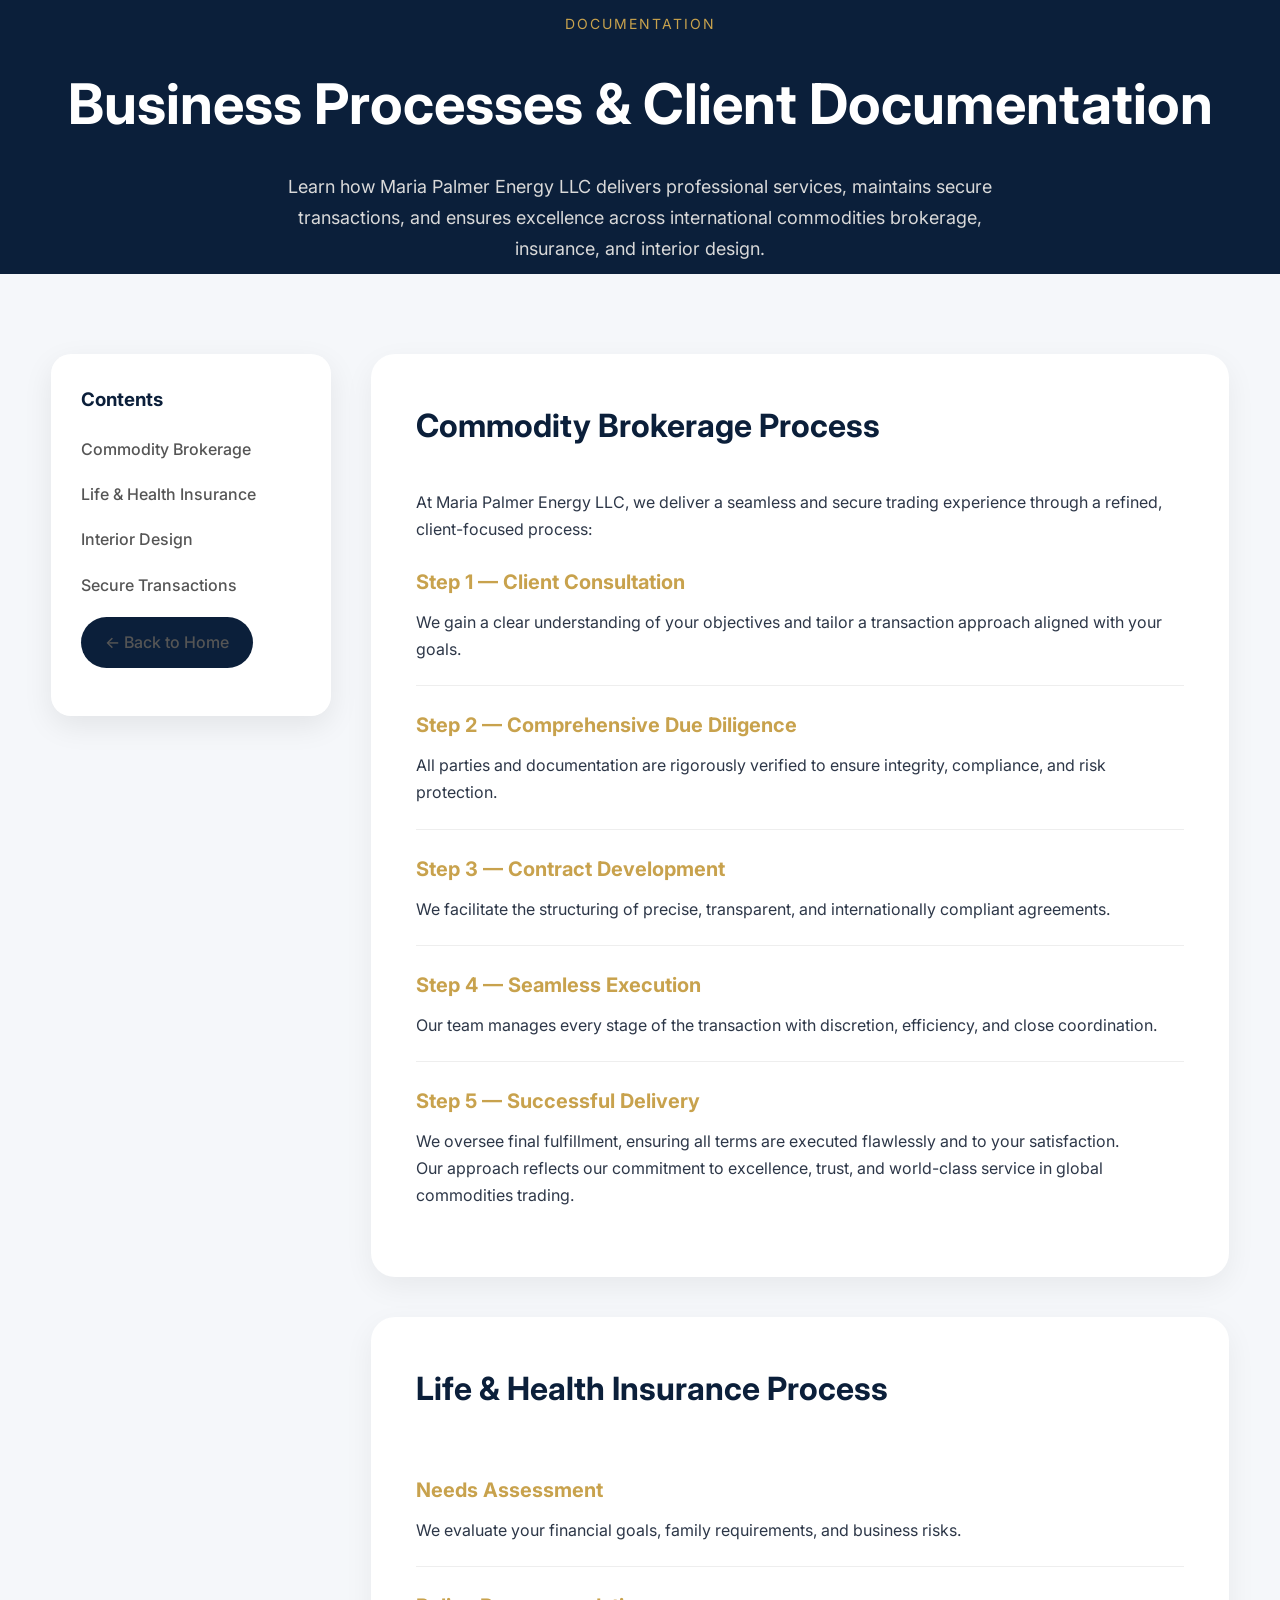
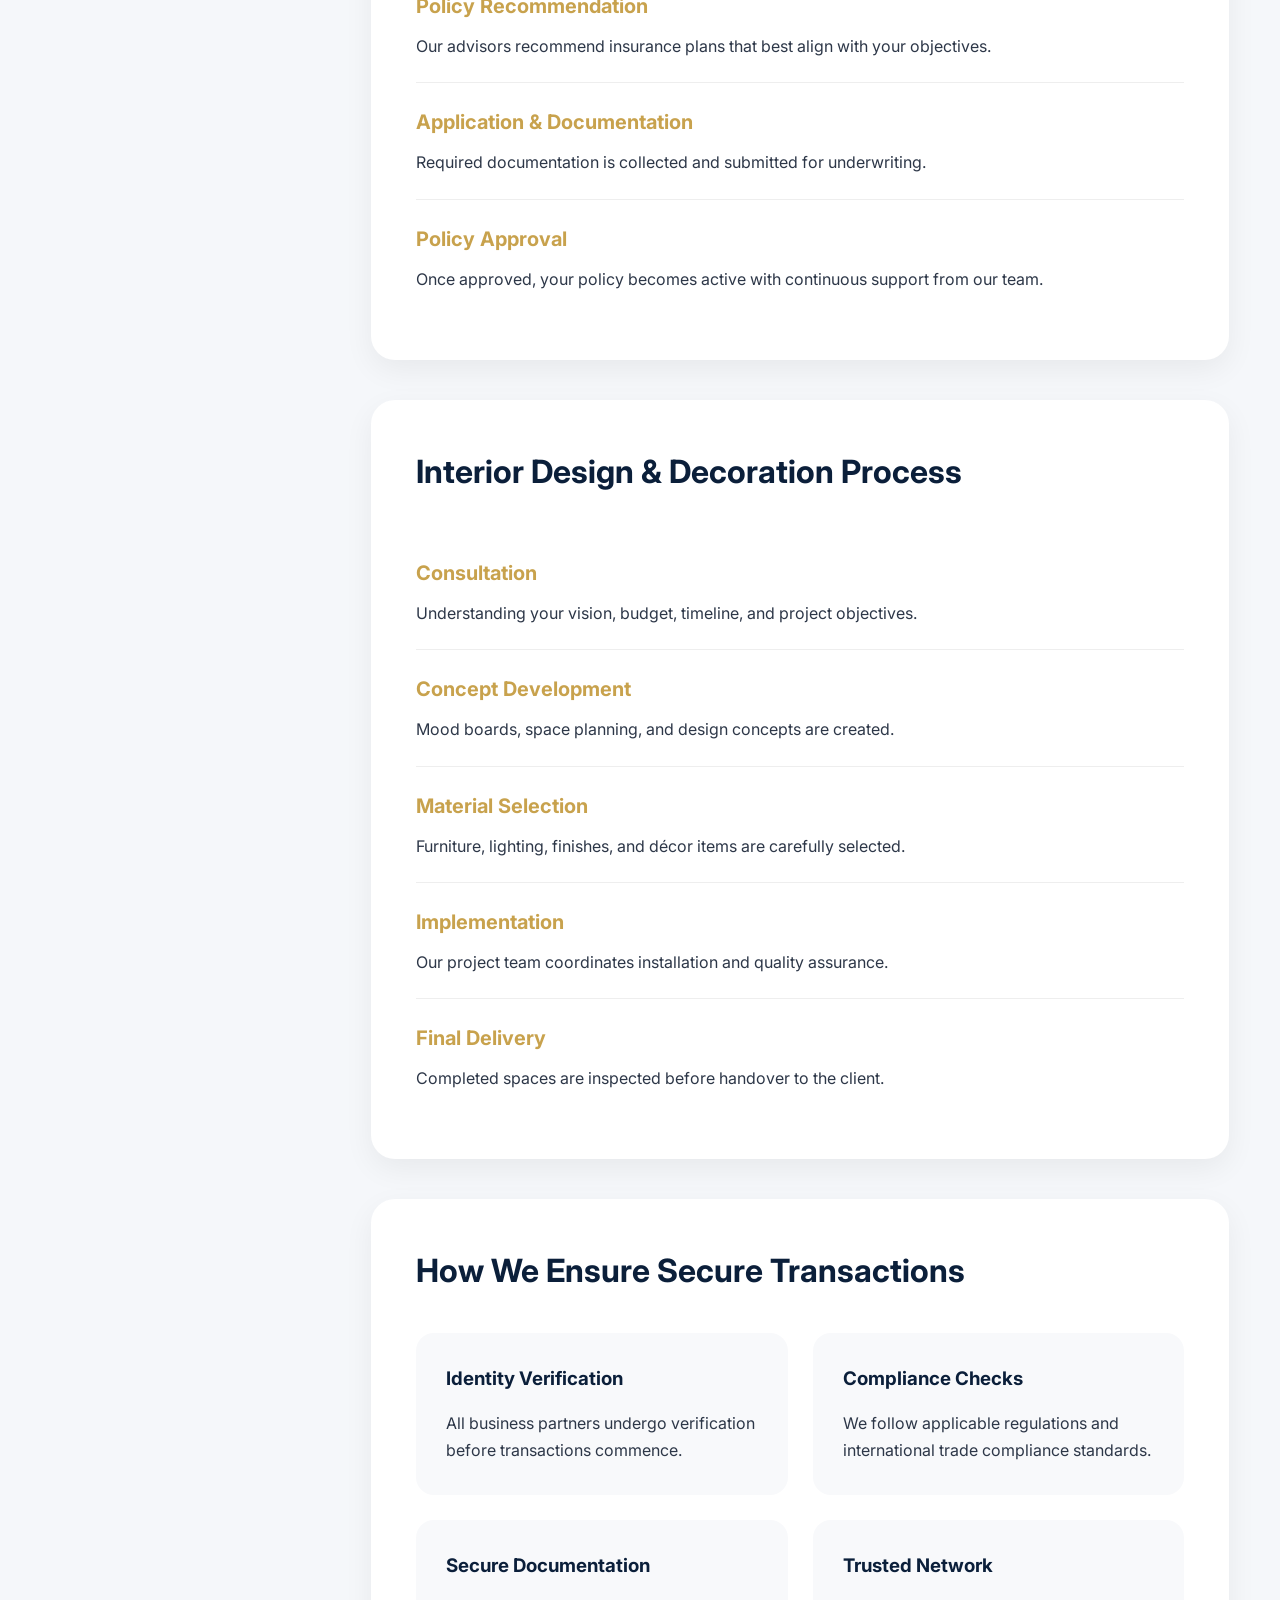
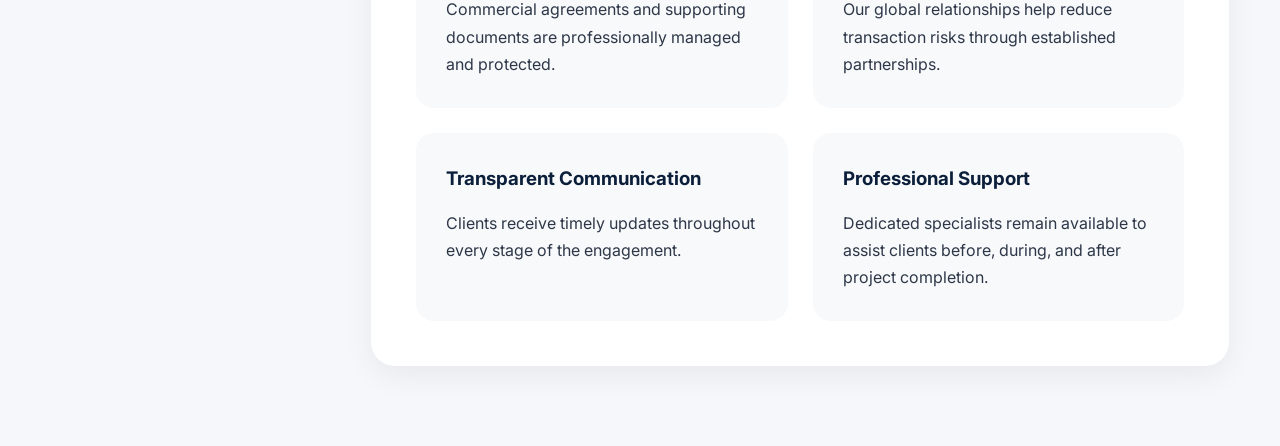
<file: docs.html>
<!DOCTYPE html>
<html lang="en">
<head>
<meta charset="UTF-8">
<meta name="viewport" content="width=device-width, initial-scale=1.0">
<title>Documentation | Maria Palmer Energy LLC</title>

<link rel="stylesheet" href="style/docs.css">

<link href="https://fonts.googleapis.com/css2?family=Inter:wght@300;400;500;600;700;800&display=swap" rel="stylesheet">

</head>
<body>

<header class="hero">

    <div class="container">

        <span>Documentation</span>

        <h1>Business Processes & Client Documentation</h1>

        <p>
            Learn how Maria Palmer Energy LLC delivers professional services,
            maintains secure transactions, and ensures excellence across
            international commodities brokerage, insurance, and interior design.
        </p>

    </div>

</header>


<div class="docs-layout">

    <aside class="sidebar">

        <h3>Contents</h3>

        <ul>

            <li><a href="#brokerage">Commodity Brokerage</a></li>

            <li><a href="#insurance">Life & Health Insurance</a></li>

            <li><a href="#interior">Interior Design</a></li>

            <li><a href="#security">Secure Transactions</a></li>
            <li><a href="index.html" class="back-home">
    ← Back to Home
</a></li>
        </ul>

    </aside>

    <main class="content">

<!-- ============================ -->

<section id="brokerage" class="doc-card">

<h2>Commodity Brokerage Process</h2>
<p>At Maria Palmer Energy LLC, we deliver a seamless and secure trading experience through a refined, client-focused process:</p>
<div class="step">
<h4>Step 1 — Client Consultation</h4>
<p>
We gain a clear understanding of your objectives and tailor a transaction approach aligned with your goals.
</p>

</div>

<div class="step">

<h4>Step 2 — Comprehensive Due Diligence</h4>

<p>
All parties and documentation are rigorously verified to ensure integrity, compliance, and risk protection.
</p>

</div>

<div class="step">

<h4>Step 3 — Contract Development</h4>

<p>
We facilitate the structuring of precise, transparent, and internationally compliant agreements.
</p>

</div>

<div class="step">

<h4>Step 4 — Seamless Execution</h4>

<p>
Our team manages every stage of the transaction with discretion, efficiency, and close coordination.
</p>

</div>

<div class="step">

<h4>Step 5 — Successful Delivery</h4>

<p>
We oversee final fulfillment, ensuring all terms are executed flawlessly and to your satisfaction. <br>Our approach reflects our commitment to excellence, trust, and world-class service in global commodities trading.
</p>

</div>

</section>

<!-- ============================ -->

<section id="insurance" class="doc-card">

<h2>Life & Health Insurance Process</h2>

<div class="step">

<h4>Needs Assessment</h4>

<p>
We evaluate your financial goals,
family requirements,
and business risks.
</p>

</div>

<div class="step">

<h4>Policy Recommendation</h4>

<p>
Our advisors recommend insurance plans
that best align with your objectives.
</p>

</div>

<div class="step">

<h4>Application & Documentation</h4>

<p>
Required documentation is collected and submitted
for underwriting.
</p>

</div>

<div class="step">

<h4>Policy Approval</h4>

<p>
Once approved, your policy becomes active
with continuous support from our team.
</p>

</div>

</section>

<!-- ============================ -->

<section id="interior" class="doc-card">

<h2>Interior Design & Decoration Process</h2>

<div class="step">

<h4>Consultation</h4>

<p>
Understanding your vision,
budget,
timeline,
and project objectives.
</p>

</div>

<div class="step">

<h4>Concept Development</h4>

<p>
Mood boards,
space planning,
and design concepts are created.
</p>

</div>

<div class="step">

<h4>Material Selection</h4>

<p>
Furniture,
lighting,
finishes,
and décor items are carefully selected.
</p>

</div>

<div class="step">

<h4>Implementation</h4>

<p>
Our project team coordinates installation
and quality assurance.
</p>

</div>

<div class="step">

<h4>Final Delivery</h4>

<p>
Completed spaces are inspected before
handover to the client.
</p>

</div>

</section>

<!-- ============================ -->

<section id="security" class="doc-card">

<h2>How We Ensure Secure Transactions</h2>

<div class="security-grid">

<div class="security-box">

<h3>Identity Verification</h3>

<p>
All business partners undergo verification
before transactions commence.
</p>

</div>

<div class="security-box">

<h3>Compliance Checks</h3>

<p>
We follow applicable regulations
and international trade compliance standards.
</p>

</div>

<div class="security-box">

<h3>Secure Documentation</h3>

<p>
Commercial agreements and supporting documents
are professionally managed and protected.
</p>

</div>

<div class="security-box">

<h3>Trusted Network</h3>

<p>
Our global relationships help reduce
transaction risks through established partnerships.
</p>

</div>

<div class="security-box">

<h3>Transparent Communication</h3>

<p>
Clients receive timely updates throughout
every stage of the engagement.
</p>

</div>

<div class="security-box">

<h3>Professional Support</h3>

<p>
Dedicated specialists remain available
to assist clients before,
during,
and after project completion.
</p>

</div>

</div>

</section>

</main>

</div>

</div>
    
</body>
</html>
</file>
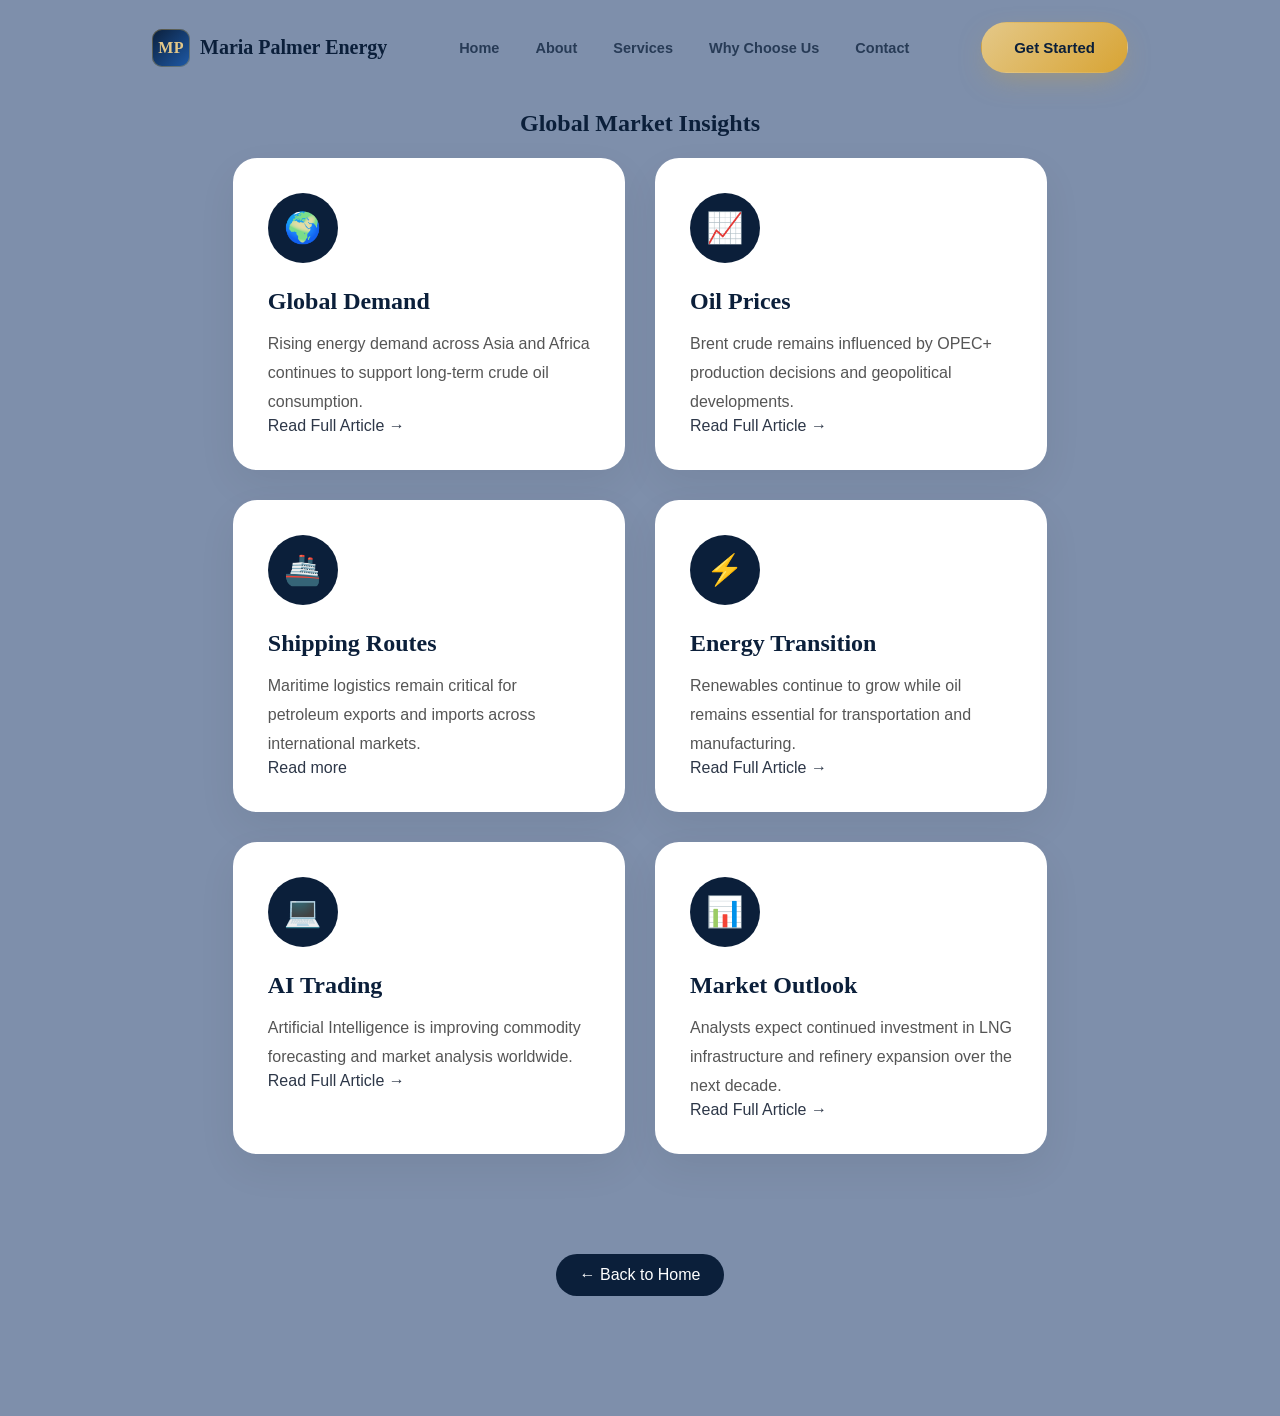
<file: insight.html>
<!DOCTYPE html>
<html lang="en">
<head>
    <meta charset="UTF-8">
    <meta name="viewport" content="width=device-width, initial-scale=1.0">
    <title>Maria Palmer Energy LLC | Insights</title>
    <link rel="stylesheet" href="style/insight.css">
    <link rel="stylesheet" href="style/nav.css">
    <link rel="stylesheet" href="style/media.css">
    <link rel="stylesheet" href="style/style.css">
</head>
<body>

    <!-- NAV -->
<header id="navbar">
  <div class="container nav-inner">
    <a href="#hero" class="logo"><span class="mark">MP</span> Maria Palmer Energy</a>
    <nav class="nav-links">
      <a href="/index.html">Home</a>
      <a href="/index.html">About</a>
      <a href="/index.html">Services</a>
      <a href="/index.html">Why Choose Us</a>
      <a href="/index.html">Contact</a>
    </nav>
    <div class="nav-cta">
      <a href="#cta" class="btn btn-primary">Get Started</a>
      <div class="hamburger" id="hamburger" aria-label="Open menu" role="button" tabindex="0">
        <span></span><span></span><span></span>
      </div>
    </div>
  </div>
</header>

<div id="mobile-menu">
  <a href="#hero">Home</a>
  <a href="#about">About</a>
  <a href="#services">Services</a>
  <a href="#why">Why Choose Us</a>
  <a href="#cta">Contact</a>
  <a href="#cta" class="btn btn-primary">Get Started</a>
</div>
<div class="insights-modal" id="insightsModal">

    <div class="insights-container">
        <!-- Header -->

        <div class="insights-header">

            <div>
                <h2>Global Market Insights</h2>
            </div>
        </div>

        <!-- Content -->

        <div class="insight-grid" id="insightGrid">

            <div class="insight-card">

                <div class="icon">🌍</div>

                <h3>Global Demand</h3>

                <p>
                    Rising energy demand across Asia and Africa continues
                    to support long-term crude oil consumption.
                </p>
                <a href="https://www.bloomberg.com/energy?utm_source=chatgpt.com" target="_blank" rel="noopener noreferrer">Read Full Article → </a>

            </div>

            <div class="insight-card">

                <div class="icon">📈</div>

                <h3>Oil Prices</h3>

                <p>

                    Brent crude remains influenced by
                    OPEC+ production decisions and
                    geopolitical developments.

                </p>
                <a href="https://oilprice.com?utm_source=chatgpt.com" target="_blank" rel="noopener noreferrer">Read Full Article →</a>

            </div>

            <div class="insight-card">

                <div class="icon">🚢</div>

                <h3>Shipping Routes</h3>

                <p>

                    Maritime logistics remain critical
                    for petroleum exports and imports
                    across international markets.

                </p>
                <a href="http://" target="_blank" rel="noopener noreferrer">Read more </a>
            </div>

            <div class="insight-card">

                <div class="icon">⚡</div>

                <h3>Energy Transition</h3>

                <p>

                    Renewables continue to grow while
                    oil remains essential for
                    transportation and manufacturing.

                </p>
                <a href="https://www.opec.org?utm_source=chatgpt.com" target="_blank" rel="noopener noreferrer">Read Full Article →</a>
            </div>

            <div class="insight-card">

                <div class="icon">💻</div>

                <h3>AI Trading</h3>

                <p>

                    Artificial Intelligence is improving
                    commodity forecasting and market
                    analysis worldwide.

                </p>
                <a href="https://www.transorg.ai/blog/leveraging-generative-ai-to-predict-commodity-prices-opportunities-and-challenges/" target="_blank" rel="noopener noreferrer">Read Full Article → </a>

            </div>

            <div class="insight-card">

                <div class="icon">📊</div>

                <h3>Market Outlook</h3>

                <p>

                    Analysts expect continued investment
                    in LNG infrastructure and refinery
                    expansion over the next decade.

                </p>
                    <a href="https://tradingeconomics.com/commodities?utm_source=chatgpt.com" target="_blank" rel="noopener noreferrer">Read Full Article → </a>
            </div>

        </div>

    </div>
    <a href="index.html" class="back-home">
    ← Back to Home
</a>
</div>

<script src="script/script.js"></script>
    
</body>
</html>
</file>
<file: style/docs.css>
*{margin:0;padding:0;box-sizing:border-box;font-family:'Inter',sans-serif;}

body{
background:#F5F7FA;
color:#2D3748;
line-height:1.7;
}

.container{
width:min(1200px,90%);
margin:auto;
}

.hero{
background:#0B1F3A;
color:#fff;
padding:10px 0;
text-align:center;
}

.hero span{
color:#C8A24D;
text-transform:uppercase;
letter-spacing:2px;
font-weight:400;
font-size:14px;
}

.hero h1{
font-size:56px;
margin:20px 0;
}

.hero p{
max-width:760px;
margin:auto;
color:#d9d9d9;
font-size:18px;
}

.docs-layout{
width:min(1400px,92%);
margin:80px auto;
display:grid;
grid-template-columns:280px 1fr;
gap:40px;
}

.sidebar{
background:#fff;
padding:30px;
border-radius:20px;
position:sticky;
top:30px;
height:max-content;
box-shadow:0 10px 30px rgba(0,0,0,.08);
}

.sidebar h3{
margin-bottom:20px;
color:#0B1F3A;
}

.sidebar ul{
list-style:none;
}

.sidebar li{
margin:18px 0;
}

.sidebar a{
text-decoration:none;
color:#555;
font-weight:500;
transition:.3s;
}

.sidebar a:hover{
color:#C8A24D;
padding-left:8px;
}

.content{
display:flex;
flex-direction:column;
gap:40px;
}

.doc-card{
background:#fff;
padding:45px;
border-radius:24px;
box-shadow:0 10px 30px rgba(0,0,0,.06);
}

.doc-card h2{
color:#0B1F3A;
margin-bottom:35px;
font-size:32px;
}

.step{
padding:22px 0;
border-bottom:1px solid #eee;
}

.step:last-child{
border-bottom:none;
}

.step h4{
color:#C8A24D;
margin-bottom:10px;
font-size:20px;
}

.security-grid{
display:grid;
grid-template-columns:repeat(auto-fit,minmax(280px,1fr));
gap:25px;
}

.security-box{
background:#F8F9FB;
padding:30px;
border-radius:18px;
transition:.3s;
}

.security-box:hover{
transform:translateY(-6px);
box-shadow:0 15px 35px rgba(0,0,0,.08);
}

.security-box h3{
color:#0B1F3A;
margin-bottom:15px;
}

@media(max-width:992px){

.docs-layout{
grid-template-columns:1fr;
}

.sidebar{
position:relative;
top:0;
}

.hero h1{
font-size:40px;
}

}

@media(max-width:768px){

.hero{
padding:70px 20px;
}

.hero h1{
font-size:32px;
}

.hero p{
font-size:16px;
}

.doc-card{
padding:30px 22px;
}

.doc-card h2{
font-size:26px;
}

}


.back-home{
    display:inline-flex;
    align-items:center;
    gap:8px;
    padding:12px 24px;
    border-radius:50px;
    background:#0B1F3A;
    color:#fff;
    text-decoration:none;
    transition:.3s;
}

.back-home:hover{
    background:#1E5AA8;
}
</file>
<file: style/insight.css>
/* ===========================
   GLOBAL
=========================== */

*{
    margin:0;
    padding:0;
    box-sizing:border-box;
}

body{
    font-family:'Inter',sans-serif;
    background:#2D3748;
    color:#F5F7FA;
}

.insights-header{
    padding: 10px 0 20px;
    text-align:center;
    
}

.insights-modal {padding: 100px 0 120px;
    display:flex; flex-direction:column; align-items: center;
    background: #7e8fab;
}

.container{
    width:min(80%);
    margin:auto;
}

.insights-hero{
    padding:120px 0 80px;
    text-align:center;
    background:linear-gradient(180deg,#ffffff,#F5F7FA);
}

.insights-hero span{
    color:#C8A24D;
    font-size:14px;
    font-weight:600;
    text-transform:uppercase;
    letter-spacing:2px;
}

.insights-hero h1{
    font-size:64px;
    color:#F5F7FA;
    margin:20px 0;
}

.insights-hero p{
    max-width:750px;
    margin:auto;
    font-size:18px;
    line-height:1.8;
    color: #c8c8c8;;
}


/* ===========================
   CARDS
=========================== */

.insight-grid{
    display:grid;
    grid-template-columns:repeat(auto-fit,minmax(330px,1fr));
    gap:30px;
    margin-bottom:100px;
}

.insight-card{
    background:#fff;
    padding:35px;
    border-radius:24px;
    box-shadow:0 15px 40px rgba(0,0,0,.06);
    transition:.35s;
}

.insight-card:hover{
    transform:translateY(-8px);
    box-shadow:0 25px 50px rgba(0,0,0,.1);
}

.insight-card .icon{
    width:70px;
    height:70px;
    display:flex;
    justify-content:center;
    align-items:center;
    border-radius:50%;
    background:#0B1F3A;
    color:#fff;
    font-size:30px;
    margin-bottom:25px;
}

.insight-card h3{
    color:#0B1F3A;
    font-size:24px;
    margin-bottom:15px;
}

.insight-card p{
    line-height:1.8;
    color:#555;
}

/* ===========================
   FEATURED
=========================== */

.featured{
    background:#0B1F3A;
    color:#fff;
    padding:60px;
    border-radius:30px;
    margin-bottom:100px;
}

.featured span{
    color:#C8A24D;
    text-transform:uppercase;
    letter-spacing:2px;
    font-size:13px;
}

.featured h2{
    font-size:42px;
    margin:20px 0;
}

.featured p{
    max-width:850px;
    line-height:1.9;
    color:#ddd;
}

/* ===========================
   NEWSLETTER
=========================== */

.newsletter{
    background:#fff;
    padding:70px;
    border-radius:30px;
    text-align:center;
    margin-bottom:80px;
}

.newsletter h2{
    color:#0B1F3A;
    margin-bottom:20px;
}

.newsletter p{
    color:#666;
    margin-bottom:30px;
}

.newsletter form{
    display:flex;
    justify-content:center;
    gap:15px;
    flex-wrap:wrap;
}

.newsletter input{
    width:350px;
    padding:16px 20px;
    border:1px solid #ddd;
    border-radius:50px;
    outline:none;
}

.newsletter button{
    padding:16px 35px;
    background:#0B1F3A;
    color:#fff;
    border:none;
    border-radius:50px;
    cursor:pointer;
    transition:.3s;
}

.newsletter button:hover{
    background:#1E5AA8;
}


@media(max-width:992px){
    .insights-hero h1{font-size:48px;}
    .featured{padding:40px;}
}

@media(max-width:768px){
    .insights-hero{
        padding:90px 20px 60px;
    }

    .insights-hero h1{
        font-size:36px;
    }

    .insights-hero p{
        font-size:16px;
    }

    .search-box{
        margin:40px 20px;
    }

    .insight-grid{
        grid-template-columns:1fr;
    }

    .featured{
        padding:30px;
    }

    .featured h2{
        font-size:30px;
    }

    .newsletter{
        padding:40px 25px;
    }

    .newsletter form{
        flex-direction:column;
    }

    .newsletter input,
    .newsletter button{
        width:100%;
    }
}

.back-home{
    display:inline-flex;
    align-items:center;
    gap:8px;
    padding:12px 24px;
    border-radius:50px;
    background:#0B1F3A;
    color:#fff;
    text-decoration:none;
    transition:.3s;
}

.back-home:hover{
    background:#1E5AA8;
}



@media(max-width:768px){

.insights-container{

padding:25px;

}

.insights-header h2{

font-size:32px;

}

.insight-grid{

grid-template-columns:1fr;

}

}
</file>
<file: style/nav.css>
/* ---------- nav ---------- */
  #navbar{
    position: fixed; top:0; left:0; right:0; z-index:100;
    padding: 22px 0;
    transition: all .4s ease;
    background: transparent;
  }
  #navbar.scrolled{
    padding: 14px 0;
    background: rgba(255,255,255,.75);
    backdrop-filter: blur(16px) saturate(160%);
    box-shadow: 0 8px 30px -12px rgba(11,31,58,.12);
  }
  .nav-inner{ display:flex; align-items:center; justify-content:space-between; }
  .logo{ display:flex; align-items:center; gap:10px; font-family:'Playfair Display',serif; font-weight:700; font-size:20px; color: var(--navy); }
  .logo .mark{
    width:38px; height:38px; border-radius:10px;
    background: linear-gradient(135deg, var(--navy), var(--blue));
    display:flex; align-items:center; justify-content:center;
    color: var(--gold-light); font-weight:800; font-size:16px; letter-spacing:.02em;
    box-shadow: inset 0 0 0 1px rgba(200,162,77,.4);
  }
  .nav-links{ display:flex; align-items:center; gap:36px; }
  .nav-links a{
    font-size:14.5px; font-weight:600; color: var(--navy); opacity:.75;
    position:relative; padding: 4px 0; transition: opacity .3s ease;
  }
  .nav-links a::after{
    content:''; position:absolute; left:0; bottom:-2px; height:2px; width:0;
    background: var(--gold); transition: width .35s ease;
  }
  .nav-links a:hover{ opacity:1; }
  .nav-links a:hover::after{ width:100%; }
  .nav-cta{ display:flex; align-items:center; gap:18px; }
  .hamburger{ display:none; flex-direction:column; gap:5px; cursor:pointer; padding:8px; z-index:110; }
  .hamburger span{ width:24px; height:2px; background: var(--navy); transition: all .3s ease; }
  .hamburger.open span:nth-child(1){ transform: translateY(7px) rotate(45deg); }
  .hamburger.open span:nth-child(2){ opacity:0; }
  .hamburger.open span:nth-child(3){ transform: translateY(-7px) rotate(-45deg); }

  #mobile-menu{
    position: fixed; inset:0; background: var(--navy); z-index:105;
    display:flex; flex-direction:column; align-items:center; justify-content:center; gap:32px;
    transform: translateY(-100%); transition: transform .5s cubic-bezier(.2,.8,.2,1);
  }
  #mobile-menu.open{ transform: translateY(0); }
  #mobile-menu a{ color:#fff; font-family:'Playfair Display',serif; font-size:28px; font-weight:600; }
  #mobile-menu .btn-primary{ margin-top:12px; }
</file>
<file: style/media.css>
/* ---------- responsive ---------- */
 @media (max-width: 1024px){
    .hero-grid{ grid-template-columns:1fr; }
    .hero-art{ height:380px; order:-1; }
    .about-grid{ grid-template-columns:1fr; }
    .why-grid{ grid-template-columns:1fr; }
    .about-visual, .why-visual{ height:340px; }
    .services-grid{ grid-template-columns: 1fr 1fr; }
    .footer-grid{ grid-template-columns: 1fr 1fr; }
  }
  @media (max-width: 860px){
    .nav-links{ display:none; }
    .nav-cta .btn-primary{ display:none; }
    .hamburger{ display:flex; }
  }
  @media (max-width: 680px){
    #hero{ padding:140px 0 80px; }
    .services-grid{ grid-template-columns: 1fr; }
    .footer-grid{ grid-template-columns: 1fr; gap:36px; }
    .hero-buttons .btn, .hero-buttons{ width:100%; }
    .hero-buttons .btn{ width:100%; }
    .stat-row{ gap:28px; }
    #about, #services, #why{ padding:90px 0; }
    #cta{ padding:90px 0; }
    .logo-row{ justify-content:center; gap:24px; }
    .Whatsapp {
      display: flex;flex-direction: column; gap: 10px; align-items: center; justify-content: center; margin-top: 20px;

    }
    .Whatsapp .btn{
      width: 100%; text-align: center;
    }
  }
</file>
<file: style/style.css>
:root{
    --navy: #0B1F3A;
    --navy-soft: #142c4f;
    --blue: #1E5AA8;
    --gold: #d8a434;
    --gold-light: #E4C888;
    --bg: #FFFFFF;
    --bg-light: #F5F7FA;
    --text: #2D3748;
    --radius: 24px;
  }

  *{ box-sizing: border-box; margin:0; padding:0; }
  html{ scroll-behavior: smooth; }
  body{
    font-family:'Inter', sans-serif;
    color: var(--text);
    background: var(--bg);
    overflow-x: hidden;
    -webkit-font-smoothing: antialiased;
  }
  h1,h2,h3,h4{
    font-family:'Playfair Display', serif;
    color: var(--navy);
    line-height: 1.15;
  }
  a{ text-decoration:none; color:inherit; }
  img{ max-width:100%; display:block; }
  .container{ max-width:1240px; margin:0 auto; padding:0 24px; }
  section{ position:relative; }

  /* ---------- utility ---------- */
  .eyebrow{
    display:inline-flex; align-items:center; gap:8px;
    font-size:12px; letter-spacing:.16em; text-transform:uppercase;
    color: var(--gold); font-weight:700; margin-bottom:16px;
  }
  .eyebrow::before{ content:''; width:24px; height:2px; background: var(--gold); display:inline-block; }
  .btn{
    display:inline-flex; align-items:center; justify-content:center; gap:10px;
    padding: 16px 32px; border-radius: 999px; font-weight:600; font-size:15px;
    cursor:pointer; transition: all .35s cubic-bezier(.2,.8,.2,1); border:1px solid transparent;
    min-height:44px; white-space:nowrap;
  }
  .btn-primary{
    background: linear-gradient(135deg, var(--gold-light), var(--gold));
    color: var(--navy); box-shadow: 0 10px 30px -10px rgba(200,162,77,.6);
  }
  .btn-primary:hover{ transform: translateY(-3px); box-shadow: 0 16px 36px -10px rgba(200,162,77,.75); }
  .btn-secondary{
    background: rgba(11,31,58,.03); color: var(--navy); border:1px solid rgba(11,31,58,.15);
    backdrop-filter: blur(6px);
  }
  .btn-secondary:hover{ background: var(--navy); color:#fff; border-color: var(--navy); transform: translateY(-3px); }
  .btn-gold-solid{
    background: var(--gold); color: var(--navy); font-weight:700;
    box-shadow: 0 10px 30px -8px rgba(200,162,77,.5);
  }

  .btn-white{
    background: #fff; color: var(--navy); font-weight:700;
    box-shadow: 0 10px 30px -8px rgba(200,162,77,.5);
  }

  .btn-white:hover{ background: #229656; color:#fff; border-color: var(--navy); transform: translateY(-3px); }

  .btn-gold-solid:hover{ background: var(--gold-light); transform: translateY(-3px); }

  .card{
    border-radius: var(--radius);
    background: #fff;
    border: 1px solid rgba(11,31,58,.06);
    box-shadow: 0 2px 8px rgba(11,31,58,.04);
    transition: transform .45s cubic-bezier(.2,.8,.2,1), box-shadow .45s ease, border-color .45s ease;
  }
  .card:hover{
    transform: translateY(-8px);
    box-shadow: 0 30px 60px -20px rgba(11,31,58,.18);
    border-color: rgba(200,162,77,.35);
  }

  /* ---------- reveal ---------- */
  .reveal{ opacity:0; transform: translateY(28px); transition: opacity .8s ease, transform .8s cubic-bezier(.2,.8,.2,1); }
  .reveal.visible{ opacity:1; transform: translateY(0); }
  @media (prefers-reduced-motion: reduce){
    .reveal{ opacity:1; transform:none; transition:none; }
    *{ scroll-behavior:auto !important; }
  }


  

  /* ---------- services ---------- */
  #services{ padding: 50px 0; background: var(--bg-light); }
  .section-head{ max-width: 640px; margin: 0 auto 64px; text-align:center; }
  .section-head h2{ font-size: clamp(2rem, 3.4vw, 2.7rem); margin-bottom:18px; }
  .section-head p{ color:#4A5568; font-size:16px; line-height:1.7; }
  .services-grid{ display:grid; grid-template-columns: repeat(3, 1fr); gap:28px; }
  .service-card{ padding: 30px 24px; position:relative; overflow:hidden; }
  .service-card .gold-line{ position:absolute; top:0; left:0; right:0; height:4px; background: linear-gradient(90deg, var(--gold), transparent); transform: scaleX(0); transform-origin:left; transition: transform .5s ease; }
  .service-card:hover .gold-line{ transform: scaleX(1); }
  .icon-wrap{
    width:60px; height:60px; border-radius:16px; margin-bottom:26px;
    background: linear-gradient(135deg, var(--navy), var(--blue));
    display:flex; align-items:center; justify-content:center;
  }
  .service-card h3{ font-size:22px; margin-bottom:14px; }
  .service-card ul{ list-style:none; margin: 16px 0 0; }
  .service-card ul li{ font-size:14.5px; color:#4A5568; padding-left:20px; position:relative; margin-bottom:9px; }
  .service-card ul li::before{ content:''; position:absolute; left:0; top:8px; width:6px; height:6px; border-radius:50%; background: var(--gold); }
  .service-card p{ color:#4A5568; font-size:15px; line-height:1.7; }
  .card-btn{
    display:flex; flex-direction:row; justify-content: center; margin-top: 20px; gap: 20px;

  }
 
  /* ---------- why choose ---------- */
  #why{ padding: 130px 0; }
  .why-grid{ display:grid; grid-template-columns: 1fr 1fr; gap:72px; align-items:center; }
  .why-list{ list-style:none; display:flex; flex-direction:column; gap:22px; }
  .why-list li{ display:flex; align-items:flex-start; gap:16px; font-size:16px; color:#2D3748; font-weight:500; }
  .why-list .check{
    flex:none; width:30px; height:30px; border-radius:9px; margin-top:2px;
    background: rgba(200,162,77,.14); display:flex; align-items:center; justify-content:center;
  }
  .why-visual img{ 
     width:400px; height:400px; object-fit:cover; border-radius: var(--radius);
     border: 5px solid #d8a434; box-shadow: 0 20px 40px -10px rgba(11,31,58,.2); margin-bottom: 20px; 
     
    }
.whatsapp-btn{
    display:inline-flex;
    align-items:center;
    gap:10px;
    padding:15px 28px;
    background:#25D366;
    color:#fff;
    text-decoration:none;
    border-radius:50px;
    font-weight:600;
    transition:.3s ease;
}

.whatsapp-btn:hover{
    background:#1EBE5D;
    transform:translateY(-3px);
    box-shadow:0 12px 30px rgba(37,211,102,.35);
}

.whatsapp-btn i{
    font-size:22px;
}
</file>
